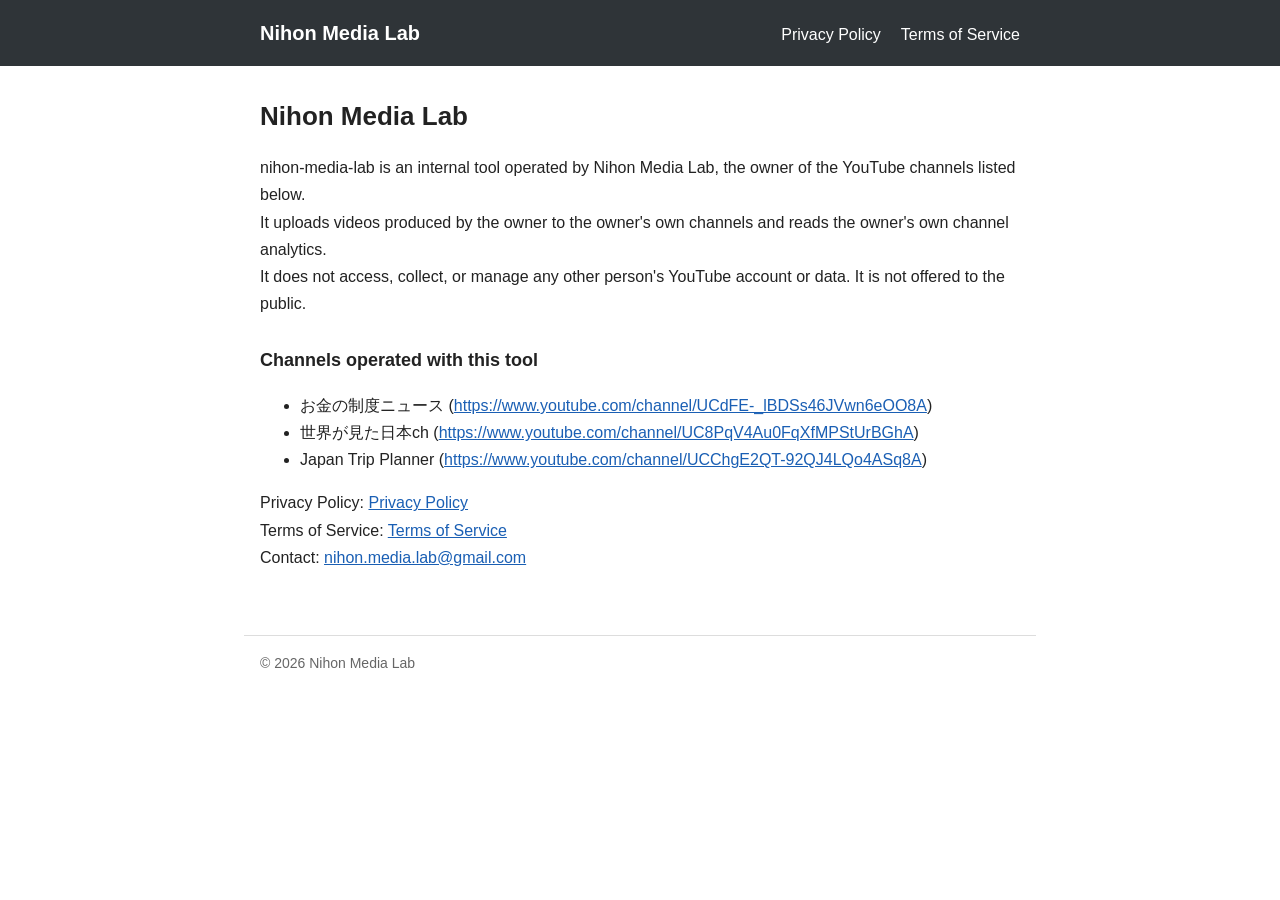
<file: index.html>
<!doctype html>
<html lang="en">
<head>
<meta charset="utf-8">
<meta name="viewport" content="width=device-width, initial-scale=1">
<title>Nihon Media Lab</title>
<link rel="stylesheet" href="style.css">
</head>
<body>
<header><div class="wrap"><a class="name" href="./">Nihon Media Lab</a><a href="privacy-policy.html">Privacy Policy</a><a href="terms-of-service.html">Terms of Service</a></div></header>
<main class="wrap">
<h1>Nihon Media Lab</h1>
<p>nihon-media-lab is an internal tool operated by Nihon Media Lab, the owner of the YouTube channels listed below.<br>
It uploads videos produced by the owner to the owner's own channels and reads the owner's own channel analytics.<br>
It does not access, collect, or manage any other person's YouTube account or data. It is not offered to the public.</p>
<h2>Channels operated with this tool</h2>
<ul>
<li>お金の制度ニュース (<a href="https://www.youtube.com/channel/UCdFE-_lBDSs46JVwn6eOO8A">https://www.youtube.com/channel/UCdFE-_lBDSs46JVwn6eOO8A</a>)</li>
<li>世界が見た日本ch (<a href="https://www.youtube.com/channel/UC8PqV4Au0FqXfMPStUrBGhA">https://www.youtube.com/channel/UC8PqV4Au0FqXfMPStUrBGhA</a>)</li>
<li>Japan Trip Planner (<a href="https://www.youtube.com/channel/UCChgE2QT-92QJ4LQo4ASq8A">https://www.youtube.com/channel/UCChgE2QT-92QJ4LQo4ASq8A</a>)</li>
</ul>
<p>Privacy Policy: <a href="privacy-policy.html">Privacy Policy</a><br>
Terms of Service: <a href="terms-of-service.html">Terms of Service</a><br>
Contact: <a href="mailto:nihon.media.lab@gmail.com">nihon.media.lab@gmail.com</a></p>
</main>
<footer class="wrap">© 2026 Nihon Media Lab</footer>
</body>
</html>
</file>
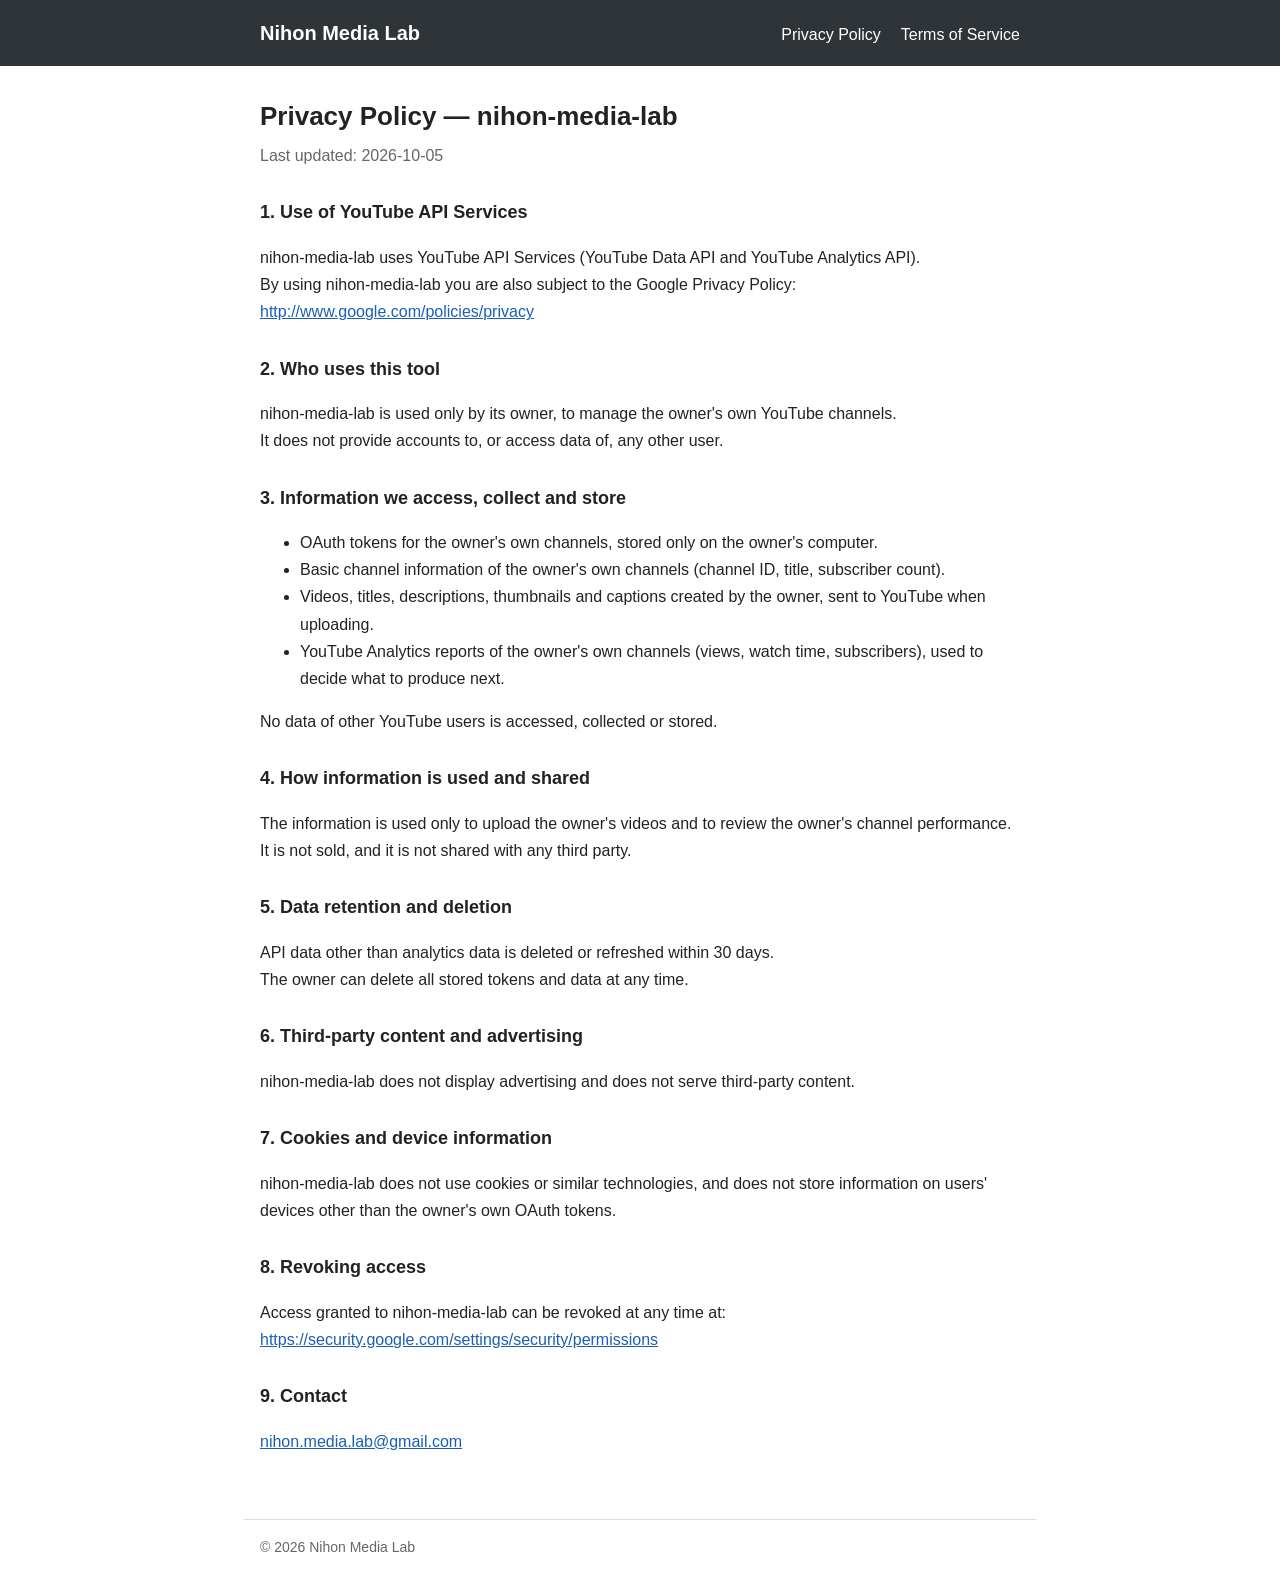
<file: privacy-policy.html>
<!doctype html>
<html lang="en">
<head>
<meta charset="utf-8">
<meta name="viewport" content="width=device-width, initial-scale=1">
<title>Privacy Policy — nihon-media-lab</title>
<link rel="stylesheet" href="style.css">
</head>
<body>
<header><div class="wrap"><a class="name" href="./">Nihon Media Lab</a><a href="privacy-policy.html">Privacy Policy</a><a href="terms-of-service.html">Terms of Service</a></div></header>
<main class="wrap">
<h1>Privacy Policy — nihon-media-lab</h1>
<p class="updated">Last updated: 2026-10-05</p>

<h2>1. Use of YouTube API Services</h2>
<p>nihon-media-lab uses YouTube API Services (YouTube Data API and YouTube Analytics API).<br>
By using nihon-media-lab you are also subject to the Google Privacy Policy:<br>
<a href="http://www.google.com/policies/privacy">http://www.google.com/policies/privacy</a></p>

<h2>2. Who uses this tool</h2>
<p>nihon-media-lab is used only by its owner, to manage the owner's own YouTube channels.<br>
It does not provide accounts to, or access data of, any other user.</p>

<h2>3. Information we access, collect and store</h2>
<ul>
<li>OAuth tokens for the owner's own channels, stored only on the owner's computer.</li>
<li>Basic channel information of the owner's own channels (channel ID, title, subscriber count).</li>
<li>Videos, titles, descriptions, thumbnails and captions created by the owner, sent to YouTube when uploading.</li>
<li>YouTube Analytics reports of the owner's own channels (views, watch time, subscribers), used to decide what to produce next.</li>
</ul>
<p>No data of other YouTube users is accessed, collected or stored.</p>

<h2>4. How information is used and shared</h2>
<p>The information is used only to upload the owner's videos and to review the owner's channel performance.<br>
It is not sold, and it is not shared with any third party.</p>

<h2>5. Data retention and deletion</h2>
<p>API data other than analytics data is deleted or refreshed within 30 days.<br>
The owner can delete all stored tokens and data at any time.</p>

<h2>6. Third-party content and advertising</h2>
<p>nihon-media-lab does not display advertising and does not serve third-party content.</p>

<h2>7. Cookies and device information</h2>
<p>nihon-media-lab does not use cookies or similar technologies, and does not store information on users' devices other than the owner's own OAuth tokens.</p>

<h2>8. Revoking access</h2>
<p>Access granted to nihon-media-lab can be revoked at any time at:<br>
<a href="https://security.google.com/settings/security/permissions">https://security.google.com/settings/security/permissions</a></p>

<h2>9. Contact</h2>
<p><a href="mailto:nihon.media.lab@gmail.com">nihon.media.lab@gmail.com</a></p>
</main>
<footer class="wrap">© 2026 Nihon Media Lab</footer>
</body>
</html>
</file>
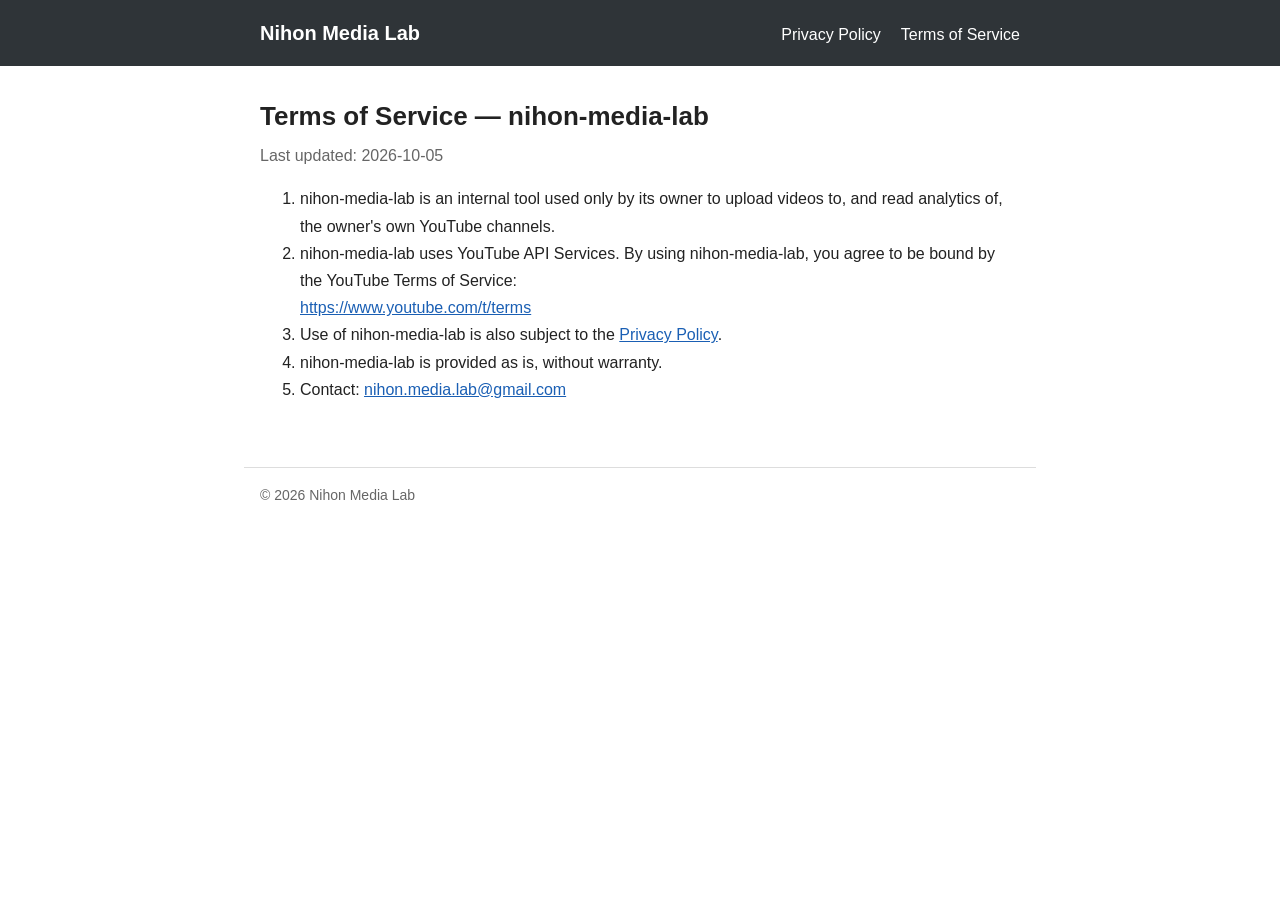
<file: terms-of-service.html>
<!doctype html>
<html lang="en">
<head>
<meta charset="utf-8">
<meta name="viewport" content="width=device-width, initial-scale=1">
<title>Terms of Service — nihon-media-lab</title>
<link rel="stylesheet" href="style.css">
</head>
<body>
<header><div class="wrap"><a class="name" href="./">Nihon Media Lab</a><a href="privacy-policy.html">Privacy Policy</a><a href="terms-of-service.html">Terms of Service</a></div></header>
<main class="wrap">
<h1>Terms of Service — nihon-media-lab</h1>
<p class="updated">Last updated: 2026-10-05</p>
<ol>
<li>nihon-media-lab is an internal tool used only by its owner to upload videos to, and read analytics of, the owner's own YouTube channels.</li>
<li>nihon-media-lab uses YouTube API Services. By using nihon-media-lab, you agree to be bound by the YouTube Terms of Service:<br>
<a href="https://www.youtube.com/t/terms">https://www.youtube.com/t/terms</a></li>
<li>Use of nihon-media-lab is also subject to the <a href="privacy-policy.html">Privacy Policy</a>.</li>
<li>nihon-media-lab is provided as is, without warranty.</li>
<li>Contact: <a href="mailto:nihon.media.lab@gmail.com">nihon.media.lab@gmail.com</a></li>
</ol>
</main>
<footer class="wrap">© 2026 Nihon Media Lab</footer>
</body>
</html>
</file>
<file: style.css>
body { margin: 0; background: #fff; color: #222; font-family: -apple-system, "Helvetica Neue", Arial, "Hiragino Sans", sans-serif; line-height: 1.7; }
header { background: #2f3438; color: #fff; padding: 16px; }
header .wrap { display: flex; flex-wrap: wrap; gap: 8px 20px; align-items: baseline; }
header a { color: #fff; text-decoration: none; }
header .name { font-size: 20px; font-weight: 600; margin-right: auto; }
.wrap { max-width: 760px; margin: 0 auto; padding: 0 16px; }
main.wrap { padding: 28px 16px 48px; }
h1 { font-size: 26px; margin: 0 0 4px; }
h2 { font-size: 18px; margin: 28px 0 6px; }
.updated { color: #666; margin: 0 0 16px; }
a { color: #1a5fb4; overflow-wrap: anywhere; }
footer.wrap { border-top: 1px solid #ddd; color: #666; font-size: 14px; padding: 16px 16px 32px; }
</file>
